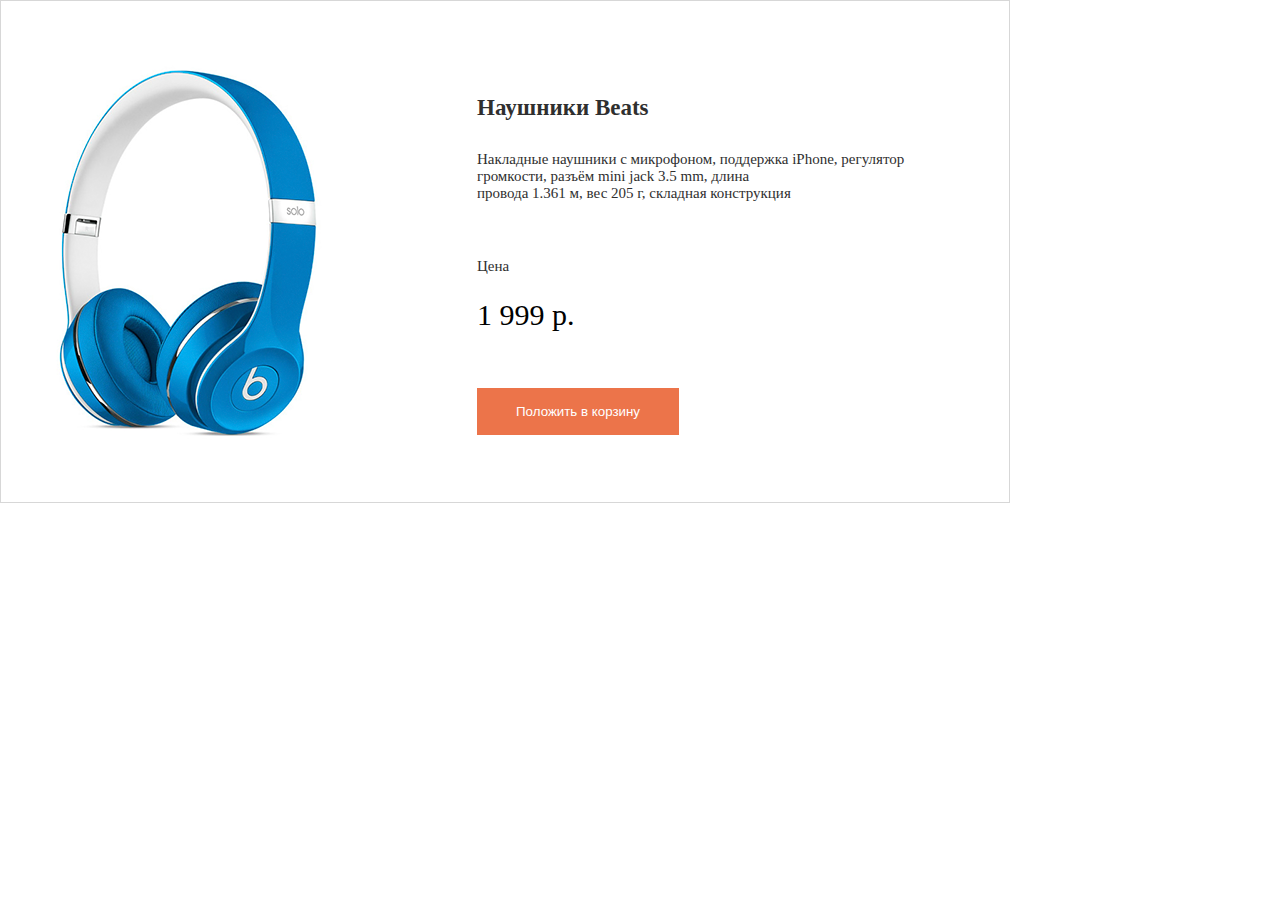
<file: 123/index.html>
<!DOCTYPE html>
<html lang="ru">
<head>
  <meta charset="UTF-8">
  <meta name="viewport" content="width=device-width, initial-scale=1.0">
  <meta http-equiv="X-UA-Compatible" content="ie=edge">
  <link rel="stylesheet" href="css/main.css">
  <title>Домашка</title>
</head>
<body>
  <div class="main">
    <img src="img/headphones.png" alt="Наушники" class="headphones">

    <div class="content">
      <span class="name">Наушники Beats</span>

      <div class="text-info">
        Накладные наушники с микрофоном, поддержка iPhone, регулятор громкости, разъём mini jack 3.5 mm, 
        длина<br> провода 1.361 м, вес 205 г, складная конструкция
      </div>

      <div class="price-info">

        <span class="price-name">Цена</span>
        
        <span class="price">1 999 р.</span>

      </div>

      <button class="button">Положить в корзину</button>

    </div>
  </div>
</body>
</html>
</file>
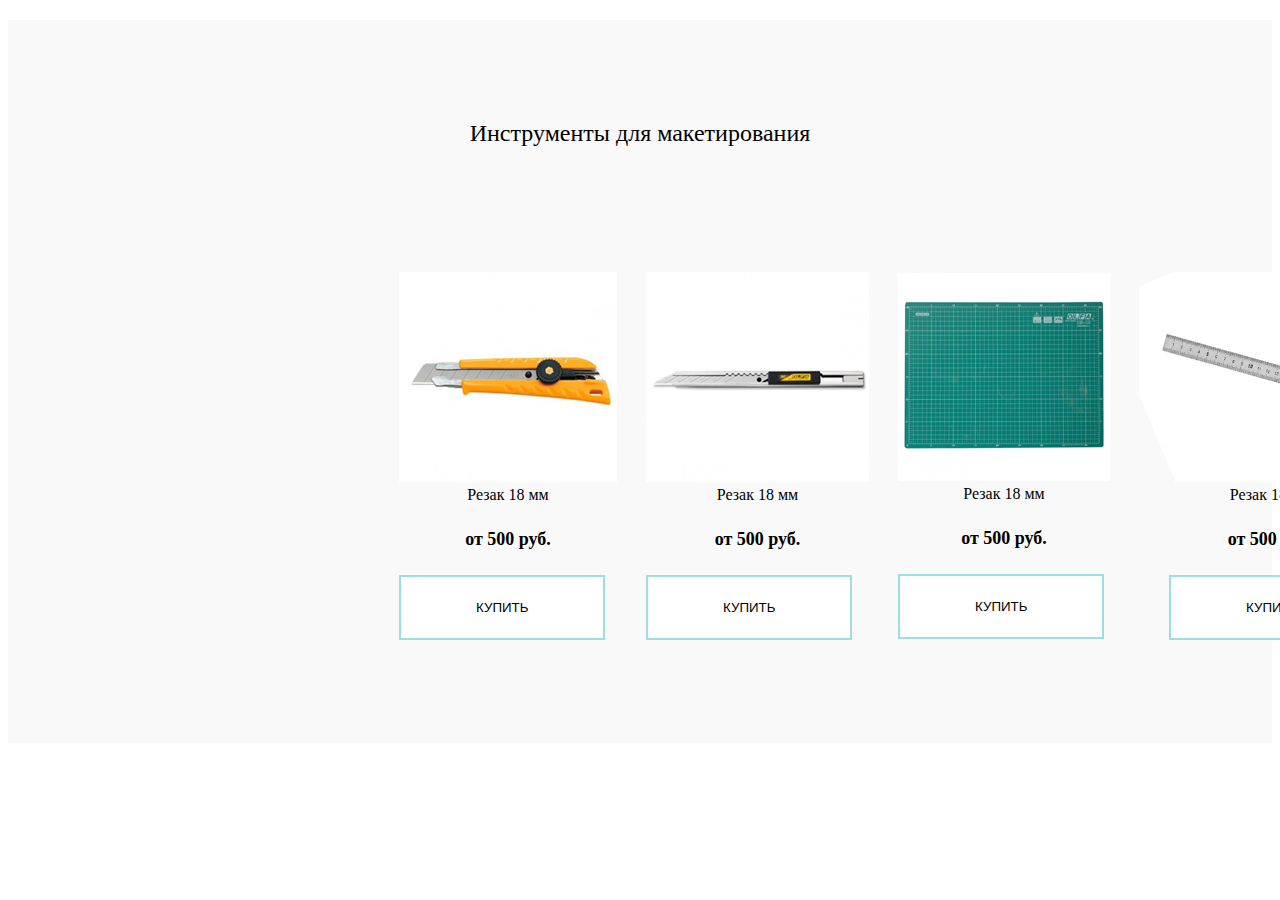
<file: web/index.html>
<!DOCTYPE html>
<html lang="en">
<head>
  <meta charset="UTF-8">
  <meta name="viewport" content="width=device-width, initial-scale=1.0">
  <meta http-equiv="X-UA-Compatible" content="ie=edge">
  <title>Document</title>
  <link rel="stylesheet" href="css/main.css">
</head>
<body>
  <div class="container">
    <h2>Инструменты для макетирования</h2>
    <div class="wrap">

      <div class="items">
      <div class="item-img">
        <img src="img/1.png" alt="">
      </div>
      <span class="item-name">Резак 18 мм</span>
      <span class="item-price">от 500 руб.</span>
      <button class="btn">купить</button>
    </div>

    <div class="items">
        <div class="item-img">
          <img src="img/2.png" alt="" class="img-item">
        </div>
        <span class="item-name">Резак 18 мм</span>
        <span class="item-price">от 500 руб.</span>
        <button class="btn">купить</button>
      </div>

      <div class="items">
          <div class="item-img">
            <img src="img/3.png" alt="" class="img-item">
          </div>
          <span class="item-name">Резак 18 мм</span>
          <span class="item-price">от 500 руб.</span>
          <button class="btn">купить</button>
        </div>

        <div class="items">
            <div class="item-img">
              <img src="img/4.png" alt="" class="img-item">
            </div>
            <span class="item-name">Резак 18 мм</span>
            <span class="item-price">от 500 руб.</span>
            <button class="btn btn-last">купить</button>
          </div>



     
  </div>
</body>
</html>
</file>
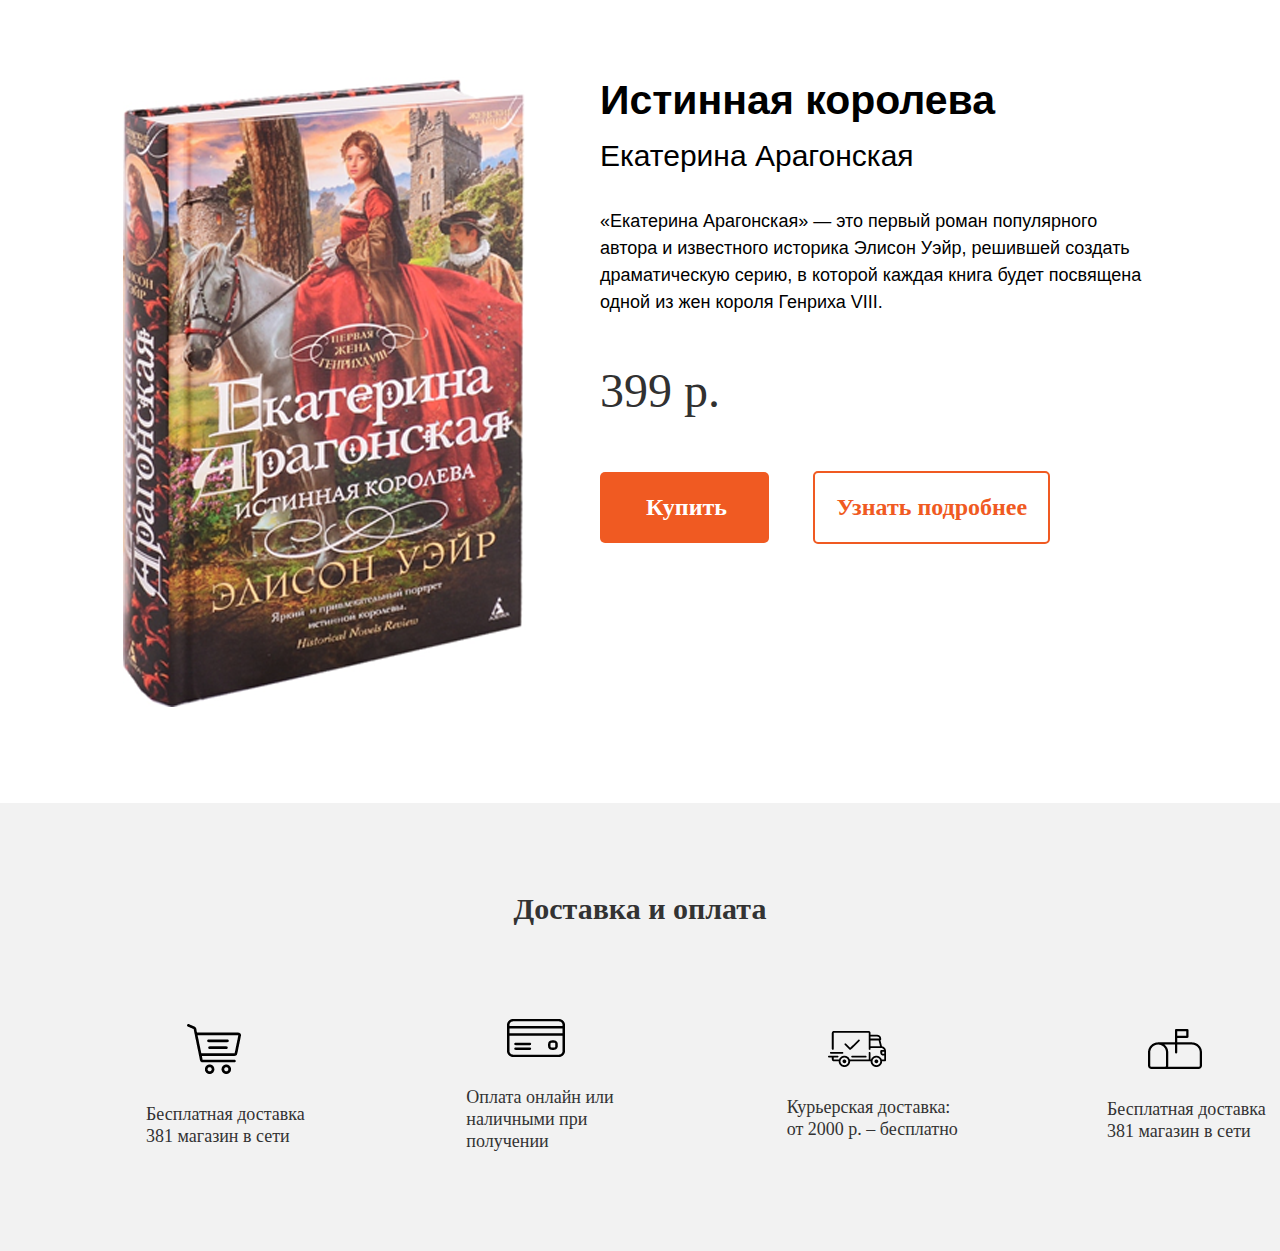
<file: web2/index.html>
<!DOCTYPE html>
<html lang="en">
<head>
  <meta charset="UTF-8">
  <meta name="viewport" content="width=device-width, initial-scale=1.0">
  <meta http-equiv="X-UA-Compatible" content="ie=edge">
  <title>Document</title>
  <link rel="stylesheet" href="css/main.css">
</head>
<body>
  <section class="price-header">

    <div class="main-img">
      <img src="img/header_img.png" alt="фото книги">
    </div>

    <div class="header-info">
      <h2>Истинная королева</h2>
      <h3 class="subheader">Екатерина Арагонская</h3>
      <p class="info">«Екатерина Арагонская» — это первый роман популярного автора и известного историка Элисон Уэйр, решившей создать драматическую серию, в которой каждая книга будет посвящена одной из жен короля Генриха VIII.</p>
      <span class="price">399 р.</span>
      <div class="buttons">
        <button class="buy-button">Купить</button>
        <button class="more-info-button">Узнать подробнее</button>
      </div>
    </div>
  </section>

  <section class="advantage">
    <h3 class="h3">Доставка и оплата</h3>

    <div class="container">
      <div class="wrap">

        <div class="wrap-advantage">
        <div class="img-block">
        <img src="img/1.png" alt="" class="img-advantage">
      </div>
        <p class="advantage-text">Бесплатная доставка 
            381 магазин в сети</p>
          </div>

          <div class="wrap-advantage">
              <div class="img-block">
              <img src="img/2.png" alt="" class="img-advantage">
            </div>
              <p class="advantage-text">Оплата онлайн или наличными при получении</p>
                </div>

 <div class="wrap-advantage">
        <div class="img-block">
        <img src="img/3.png" alt="" class="img-advantage">
      </div>
        <p class="advantage-text">Курьерская доставка: 
            от 2000 р. – бесплатно</p>
          </div>

          <div class="wrap-advantage">
        <div class="img-block">
        <img src="img/4.png" alt="" class="img-advantage">
      </div>
        <p class="advantage-text">Бесплатная доставка 
            381 магазин в сети</p>
          </div>

      
    

            
      
    </div>
    </div>

  </section>
</body>
</html>
</file>
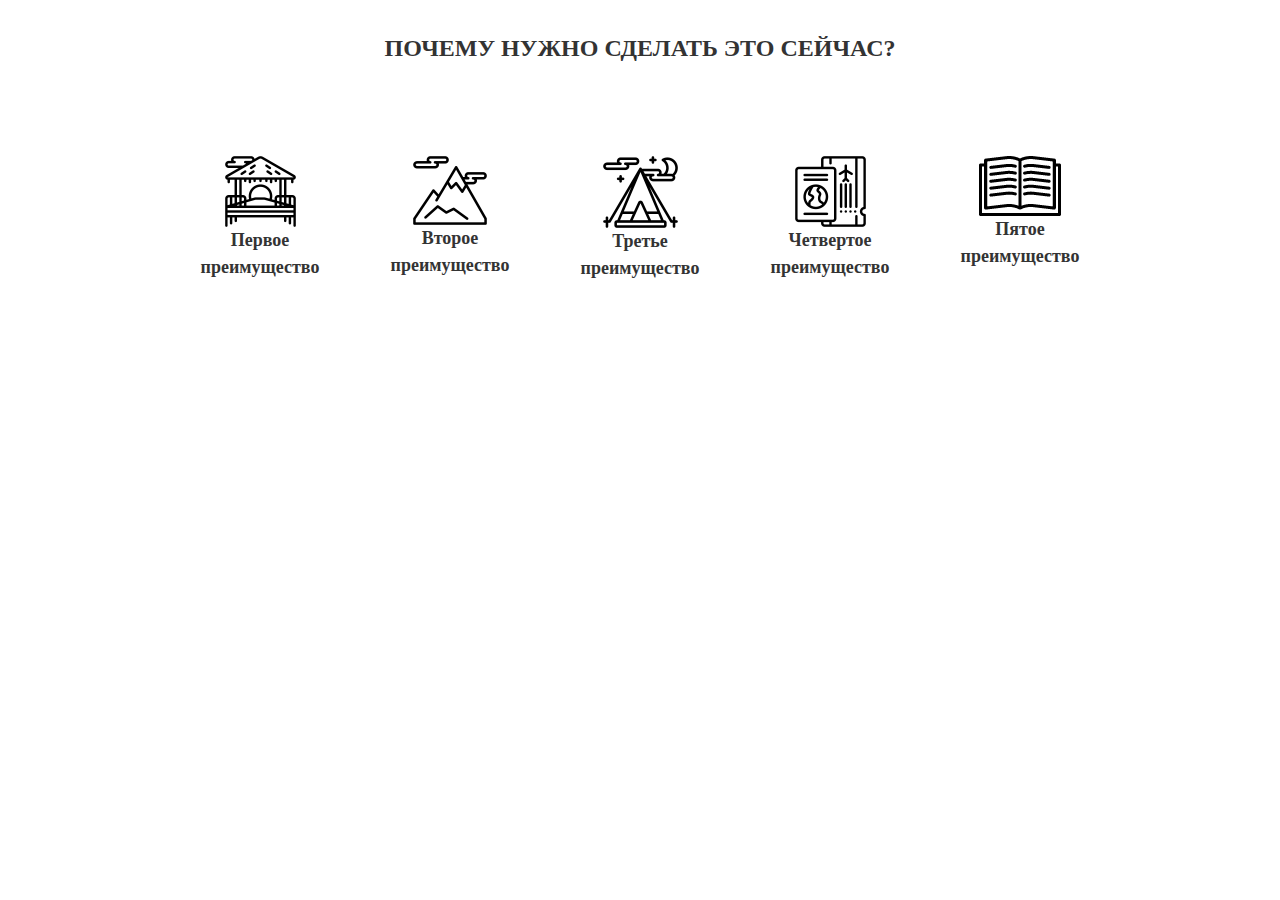
<file: web3/index.html>
<!doctype html>
<html lang="en">
  <head>
    <!-- Required meta tags -->
    <meta charset="utf-8">
    <meta name="viewport" content="width=device-width, initial-scale=1, shrink-to-fit=no">

    <!-- Bootstrap CSS -->
    <link rel="stylesheet" href="css/bootstrap-reboot.min.css">
    <link rel="stylesheet" href="css/bootstrap-grid.min.css">
    <link rel="stylesheet" href="css/main.css">

    <title>Hello, world!</title>
  </head>
  <body>
    <section class="main">
      <div class="container">
        <h1>Почему нужно сделать это сейчас?</h1>
        <div class="row">
          <div class="col-md-3 col-sm-12 col-lg-2 .col-xl-2">
            <img src="img/1.png" alt="" class="img">
            <div class="text">Первое 
                преимущество</div>
          </div>
          <div class="col-md-3 col-sm-12 col-lg-2 .col-xl-2">
            <img src="img/2.png" alt="" class="img">
            <div class="text">Второе 
                преимущество</div>
          </div>
          <div class="col-md-3 col-sm-12 col-lg-2 .col-xl-2">
              <img src="img/3.png" alt="" class="img">
              <div class="text">Третье 
                  преимущество</div>
          </div>
          <div class="col-md-3 col-sm-12 col-lg-2 .col-xl-2">
              <img src="img/4.png" alt="" class="img">
              <div class="text">Четвертое 
                  преимущество</div>
          </div>
          <div class="col-md-3 col-sm-12 col-lg-2 .col-xl-2">
              <img src="img/5.png" alt="" class="img">
              <div class="text">Пятое 
                  преимущество</div>
          </div>
        </div>
      </div>
    </section>

    
  </body>
</html>
</file>
<file: 123/css/main.css>
*{
  box-sizing: border-box;
  padding: 0;
  margin: 0;
  outline: none;
}

.main{
  width: 1010px;
  height: 503px;
  border: 1px solid #d7d7d7;
  background-color: #ffff;
  display: inline-block;
  vertical-align: middle;
}

.headphones{
  padding: 64px 0;
  float: left;
  margin-right: 100px;
 

}

.name{
color: #2f2f2f;
font-size: 23px;
font-weight: 700;
}

.content{
  padding: 94px 81px 0;
}
.text-info{
  margin-top: 30px;
  color: #2f2f2f;
  font-size: 15px;
  font-weight: 400;
}
.price-info{
  margin-top: 55px;
}

.price-name{
  color: #2f2f2f; 
  font-size: 15px;
  font-weight: 400;
}

.price{
display: block;
margin-top: 23px;
font-size: 30px;
}

.button{
  margin-top: 56px;
  background-color: #ec744a;
  padding: 16px 39px;
  border:none;
  text-decoration: none;
  color:#fff;
  cursor: pointer;
}

.button:hover{
  text-decoration: underline;
}
</file>
<file: web/css/main.css>
*{
  box-sizing: border-box;
}
span{
  display: block;
  text-align: center;
}

.container{
  background-color: #f9f9f9;
  min-height: 723px;
}
h2{
  text-align: center;
  padding-top: 100px;
  font-weight: normal;
}


.wrap{
  display: flex;
  margin: 125px 390px  257px 391px;
  justify-content: space-around;
  align-items: center;


}
.items{
  margin-right: 29px;
}

.item-name{
 color: #000000;
font-size: 16px;
font-weight: 300;
margin-bottom: 25px;
}

.item-price{
color: #000000;
font-size: 18px;
font-weight: 700;
margin-bottom: 25px;
}
.btn{
  border: 2px solid #9cdee1;
  background-color: #ffffff;
  padding: 23px 75px;
  text-transform: uppercase;
}
.btn-last{
  margin-left:30px ;
}
</file>
<file: web2/css/main.css>
*{
  box-sizing: border-box;
  padding: 0;
  margin: 0;
  outline: none;
}

.price-header{
  min-height: 803px;
  padding: 77px 132px 0 123px;
  display: flex;
}
.header-info{
 margin-left: 73px;
 font-family: tahoma,sans-serif;
}
h2{
color: #000000;
font-size: 41px;
font-weight: 700;
}
.subheader{
color: #000000;
font-size: 30px;
font-weight: 400;
margin-top: 15px;
}
.info{
margin-top: 35px;
color: #000000;
font-size: 18px;
font-weight: 400;
line-height: 27px;
}

.price{
display: inline-block;
margin-top: 47px;
color: #313131;
font-family: Tahoma;
font-size: 48px;
font-weight: 400;
}
.more-info-button{
  margin-top: 53px;

}
.buy-button{
border-radius: 5px;
background-color: #f05a22;
padding: 22px 42px 22px 46px;
color: #ffffff;
font-family: Tahoma;
font-size: 24px;
font-weight: 700;
cursor: pointer;
border:none;
margin-right: 40px;
}

.more-info-button{
  background-color: #ffffff;
  padding: 21px;
  color: #f05a22;
  font-family: Tahoma;
  font-size: 24px;
  font-weight: 700;
  border-radius: 5px;
  border: 2px solid #f05a22;
  cursor: pointer;

}

.advantage{
  padding: 89px 0 99px;
  min-height: 405px;
  background-color: #f2f2f2;
}
.h3{
  text-align: center;
  color: #333333;
  font-family: Tahoma;
  font-size: 30px;
  font-weight: 700;
  margin-bottom: 93px;
}
.container{
  min-width: 1142px;
  margin-left: 146px;
  
}
.wrap-advantage{
  display: flex;
  flex-direction: column;
  justify-content: space-between;

}
.wrap{
  display: flex;
  justify-content: space-between;
  align-items: center;
}
.advantage-text{
  max-width: 181px;
  margin-top: 25px;
  color: #333333;
font-family: "Open Sans";
font-size: 18px;
font-weight: 400;
line-height: 22px;
}
.img-advantage{
  padding-left: 41px;
}
</file>
<file: web3/css/main.css>
body{
  padding-top: 30px;
}
h1{
  text-align: center;
  color: #333333;
  font-family: Tahoma;
  font-size: 24px;
  font-weight: 700;
  text-transform: uppercase;
  padding-bottom: 82px;
}

.text{
  color: #333333;
  font-family: Tahoma;
  font-size: 18px;
  font-weight: 700;
  text-align: center;
}
.img{
  display: block;
  margin: 0 auto;
}
.row{
  justify-content:center;
}
</file>
